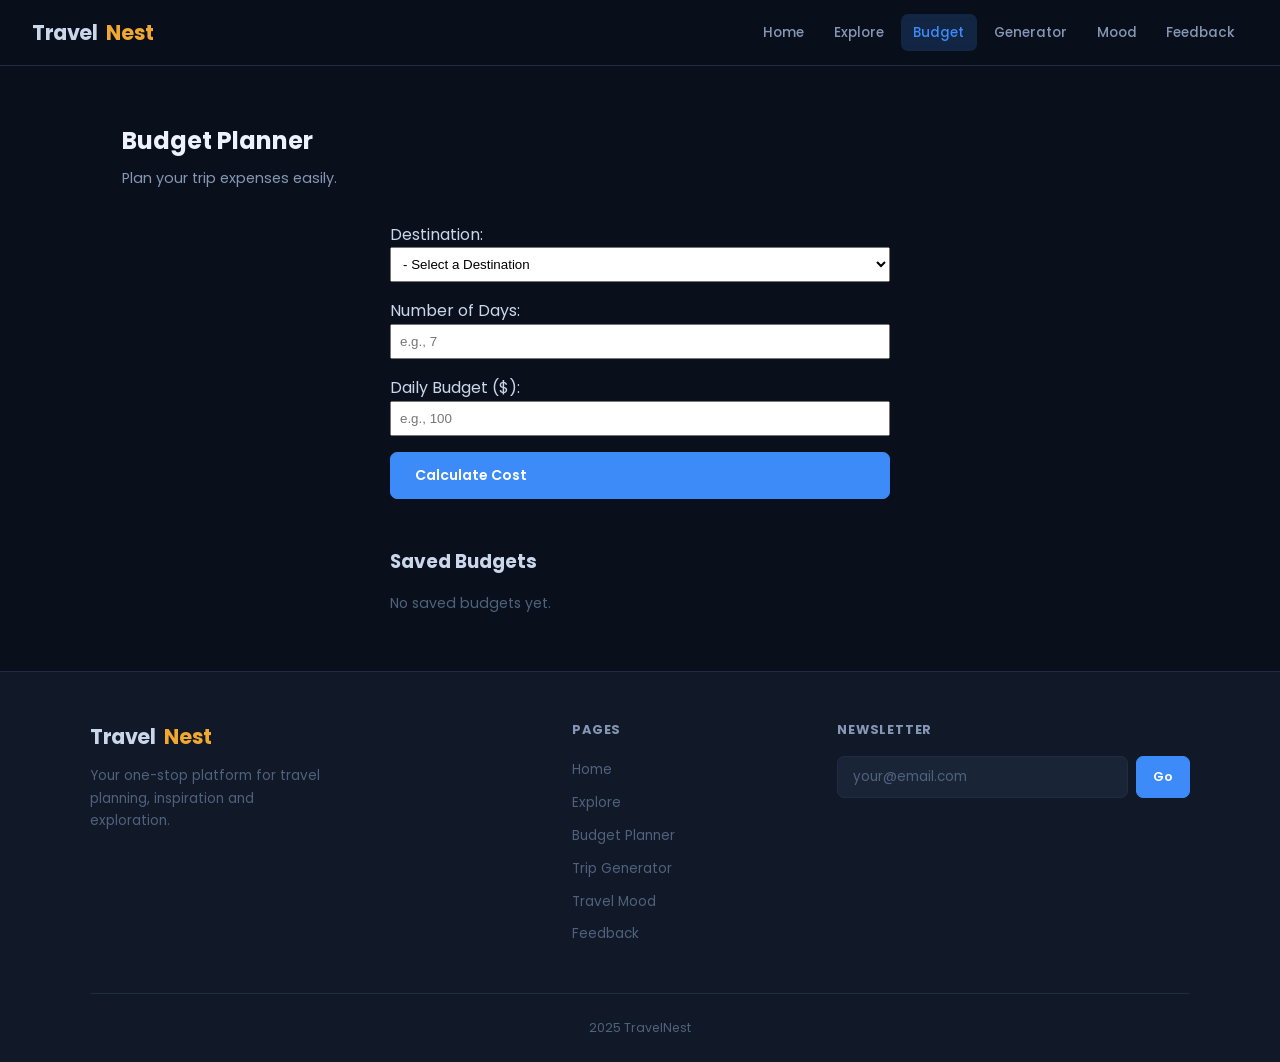
<file: budget.html>
<!DOCTYPE html>
<html lang="en">

<head>
    <meta charset="UTF-8" />
    <meta name="viewport" content="width=device-width, initial-scale=1.0" />
    <title>TravelNest – Budget Planner</title>
    <meta name="description"
        content="TravelNest helps you explore destinations, plan trips and track travel inspiration." />
    <meta name="theme-color" content="#09101C" />
    <link rel="icon"
        href="data:image/svg+xml,<svg xmlns='http://www.w3.org/2000/svg' viewBox='0 0 100 100'><rect width='100' height='100' rx='20' fill='%233D8BF8'/><path d='M20 55 L50 20 L80 55 L65 50 L65 75 L50 70 L35 75 L35 50 Z' fill='white'/></svg>" />
    <link rel="manifest" href="manifest.json" />
    <link href="https://fonts.googleapis.com/css2?family=Poppins:wght@300;400;500;600;700&display=swap"
        rel="stylesheet" />
    <link rel="stylesheet" href="css/style.css" />
    <style>
        .error-msg {
            color: #ff4d4f;
            font-size: 0.85rem;
            display: none;
            margin-top: 0.2rem;
        }

        .error-msg.show {
            display: block;
        }

        .invalid {
            border-color: #ff4d4f;
        }

        .result-box {
            display: none;
            padding: 1.5rem;
            background: var(--bg-alt);
            border-radius: 8px;
            margin-top: 1.5rem;
        }

        .result-box.show {
            display: block;
        }

        .progress-bar-container {
            background: #333;
            height: 10px;
            border-radius: 5px;
            margin: 1rem 0;
            overflow: hidden;
        }

        .progress-bar {
            background: var(--primary);
            height: 100%;
            width: 0%;
            transition: width 0.5s ease;
        }

    </style>
</head>

<body>

    <nav>
        <a class="logo" href="index.html">Travel<span class="logo-accent">Nest</span></a>
        <ul class="nav-links" id="navLinks">
            <li><a href="index.html">Home</a></li>
            <li><a href="destinations.html">Explore</a></li>
            <li><a href="budget.html" class="active">Budget</a></li>
            <li><a href="generator.html">Generator</a></li>
            <li><a href="mood.html">Mood</a></li>
            <li><a href="feedback.html">Feedback</a></li>
        </ul>
        <button class="hamburger" id="hamburger" aria-label="Open menu" aria-expanded="false">
            <span></span><span></span><span></span>
        </button>
    </nav>

    <main>
        <section class="section">
            <h2 class="section-title">Budget Planner</h2>
            <p class="section-subtitle">Plan your trip expenses easily.</p>

            <form id="budgetForm"
                style="max-width: 500px; margin: 0 auto; display: flex; flex-direction: column; gap: 1rem;">
                <div>
                    <label for="destSelect">Destination:</label><br>
                    <select id="destSelect" style="width: 100%; padding: 0.5rem;">
                        <option value=""> - Select a Destination</option>
                    </select>
                    <span id="destError" class="error-msg">Please select a destination.</span>
                </div>

                <div>
                    <label for="daysInput">Number of Days:</label><br>
                    <input type="number" id="daysInput" style="width: 100%; padding: 0.5rem;" placeholder="e.g., 7"
                        min="1" max="365" />
                    <span id="daysError" class="error-msg">Please enter a valid number of days (1-365).</span>
                </div>

                <div>
                    <label for="dailyInput">Daily Budget ($):</label><br>
                    <input type="number" id="dailyInput" style="width: 100%; padding: 0.5rem;" placeholder="e.g., 100"
                        min="1" />
                    <span id="dailyError" class="error-msg">Please enter a valid daily budget.</span>
                </div>

                <button type="submit" class="btn" style="width: 100%;">Calculate Cost</button>
            </form>

            <div id="resultBox" class="result-box" style="max-width: 500px; margin: 2rem auto;">
                <h3 style="margin-bottom: 0.5rem;">Total Estimated Cost</h3>
                <p id="totalCostEl" style="font-size: 2rem; font-weight: bold; color: var(--primary);"></p>
                <p id="costBreakdown" style="color: var(--text-muted); margin-bottom: 1rem;"></p>

                <div id="budgetBadge" style="margin-bottom: 1rem;"></div>

                <p id="progressLabel" style="font-size: 0.9rem;"></p>
                <div class="progress-bar-container">
                    <div id="progressBar" class="progress-bar"></div>
                </div>

                <button id="saveBtn" class="btn btn-outline" style="margin-top: 1rem;">Save Budget</button>
                <p id="saveMsg" style="color: #4caf50; font-size: 0.9rem; display: none; margin-top: 0.5rem;">Budget
                    saved successfully!</p>
            </div>

            <div style="max-width: 500px; margin: 3rem auto 0;">
                <div style="display: flex; justify-content: space-between; align-items: center; margin-bottom: 1rem;">
                    <h3>Saved Budgets</h3>
                    <button id="clearSavedBtn"
                        style="background: none; border: none; color: #ff4d4f; cursor: pointer; text-decoration: underline; display: none;">Clear
                        All</button>
                </div>
                <div id="savedBudgetsContainer"></div>
            </div>
        </section>
    </main>

    <footer>
        <div class="footer-inner">
            <div class="footer-brand">
                <a class="logo" href="index.html">Travel<span class="logo-accent">Nest</span></a>
                <p>Your one-stop platform for travel planning, inspiration and exploration.</p>
            </div>
            <div class="footer-col">
                <h4>Pages</h4>
                <ul>
                    <li><a href="index.html">Home</a></li>
                    <li><a href="destinations.html">Explore</a></li>
                    <li><a href="budget.html">Budget Planner</a></li>
                    <li><a href="generator.html">Trip Generator</a></li>
                    <li><a href="mood.html">Travel Mood</a></li>
                    <li><a href="feedback.html">Feedback</a></li>
                </ul>
            </div>
            <div class="footer-col">
                <h4>Newsletter</h4>
                <form class="newsletter-form" id="newsletterForm">
                    <input type="email" placeholder="your@email.com" required aria-label="Email address" />
                    <button type="submit" class="btn btn-sm">Go</button>
                </form>
            </div>
        </div>
        <div class="footer-bottom">
            <p>2025 TravelNest</p>
        </div>
    </footer>

    <script src="js/data.js"></script>
    <script src="js/main.js"></script>
    <script>
                // Budget Planner JS

                // Holds the most recently calculated budget so it can be saved
                let currentCalc = null;

                // This keeps the HTML clean and means adding a destination only
                const destSelect = document.getElementById('destSelect');
                destinations.forEach(d => {
                    const opt = document.createElement('option');
                    opt.value = d.id;
                    opt.textContent = d.name + ' (' + d.country + ')';
                    destSelect.appendChild(opt);
                });

                // ---- Check if generator.html passed a pre-selected destination ----
                const preSelected = sessionStorage.getItem('tn_selected_dest');
                if (preSelected) {
                    destSelect.value = preSelected;
                    sessionStorage.removeItem('tn_selected_dest');
                }

                // Form submission - validate and calculate 
                document.getElementById('budgetForm').addEventListener('submit', e => {
                    e.preventDefault();
                    let valid = true;

                    const destId = parseInt(destSelect.value);
                    const days = parseInt(document.getElementById('daysInput').value);
                    const daily = parseFloat(document.getElementById('dailyInput').value);

                    // Validate destination selection
                    if (!destId) {
                        document.getElementById('destError').classList.add('show');
                        destSelect.classList.add('invalid');
                        valid = false;
                    } else {
                        document.getElementById('destError').classList.remove('show');
                        destSelect.classList.remove('invalid');
                    }

                    // Validate days (must be 1–365)
                    if (!days || days < 1 || days > 365) {
                        document.getElementById('daysError').classList.add('show');
                        document.getElementById('daysInput').classList.add('invalid');
                        valid = false;
                    } else {
                        document.getElementById('daysError').classList.remove('show');
                        document.getElementById('daysInput').classList.remove('invalid');
                    }

                    // Validate daily budget
                    if (!daily || daily < 1) {
                        document.getElementById('dailyError').classList.add('show');
                        document.getElementById('dailyInput').classList.add('invalid');
                        valid = false;
                    } else {
                        document.getElementById('dailyError').classList.remove('show');
                        document.getElementById('dailyInput').classList.remove('invalid');
                    }

                    if (!valid) return;   // stop if any validation failed

                    // Calculation 
                    const dest = destinations.find(d => d.id === destId);
                    const total = daily * days;

                    // Determine budget status based on daily spend
                    let status, badgeClass;
                    if (daily < 60) {
                        status = 'Budget Backpacker'; badgeClass = 'badge-low';
                    } else if (daily < 150) {
                        status = 'Mid-range Traveller'; badgeClass = 'badge-moderate';
                    } else {
                        status = 'Luxury Traveller'; badgeClass = 'badge-luxury';
                    }

                    // Progress bar: how far through the luxury range is their daily budget?
                    const pct = Math.min((daily / dest.costs.luxury) * 100, 100);

                    // Update the result box 
                    document.getElementById('totalCostEl').textContent = formatCurrency(total);
                    document.getElementById('budgetBadge').innerHTML = `<span class="badge ${badgeClass}">${status}</span>`;
                    document.getElementById('progressLabel').textContent =
                        'Your daily budget: ' + formatCurrency(daily) + ' - ' + dest.name +
                        ' range: ' + formatCurrency(dest.costs.budget) + '–' + formatCurrency(dest.costs.luxury) + '/day';
                    document.getElementById('costBreakdown').textContent =
                        days + ' days × ' + formatCurrency(daily) + '/day = ' + formatCurrency(total) + ' total';

                    // Animate the progress bar (small delay lets CSS transition fire)
                    setTimeout(() => {
                        document.getElementById('progressBar').style.width = pct + '%';
                    }, 50);

                    document.getElementById('resultBox').classList.add('show');
                    document.getElementById('saveMsg').style.display = 'none';

                    // Store the result so the Save button can access it
                    currentCalc = {
                        destId, destName: dest.name, days, daily, total, status,
                        date: new Date().toLocaleDateString()
                    };
                });

                // ---- Save budget to localStorage ----
                document.getElementById('saveBtn').addEventListener('click', () => {
                    if (!currentCalc) return;

                    // Read existing saved budgets (or start with empty array)
                    const saved = JSON.parse(localStorage.getItem('tn_budgets') || '[]');

                    // Check for duplicate before saving
                    const isDupe = saved.some(s =>
                        s.destId === currentCalc.destId &&
                        s.days === currentCalc.days &&
                        s.daily === currentCalc.daily
                    );

                    if (!isDupe) {
                        saved.unshift(currentCalc);         // add to front of list
                        // slice(0, 10) limits to 10 saved budgets maximum
                        localStorage.setItem('tn_budgets', JSON.stringify(saved.slice(0, 10)));
                    }
                    document.getElementById('saveMsg').style.display = 'block';
                    renderSavedBudgets();
                });

                // ---- Render saved budgets list ----
                function renderSavedBudgets() {
                    const saved = JSON.parse(localStorage.getItem('tn_budgets') || '[]');
                    const container = document.getElementById('savedBudgetsContainer');
                    const clearBtn = document.getElementById('clearSavedBtn');

                    if (saved.length === 0) {
                        container.innerHTML = '<p style="color:var(--text-muted);font-size:0.88rem;">No saved budgets yet.</p>';
                        clearBtn.style.display = 'none';
                        return;
                    }

                    clearBtn.style.display = 'inline-flex';
                    container.innerHTML = saved.map(s => `
              <div class="saved-item" style="padding: 1rem; border: 1px solid var(--border); border-radius: 8px; margin-bottom: 0.5rem; display: flex; justify-content: space-between; align-items: center;">
                <div class="saved-item-info">
                  <strong style="display: block;">${s.destName}</strong>
                  <span style="font-size: 0.85rem; color: var(--text-muted);">${s.days} days · ${formatCurrency(s.daily)}/day · ${s.date}</span>
                </div>
                <span class="saved-item-cost" style="font-weight: bold; color: var(--primary);">${formatCurrency(s.total)}</span>
              </div>
            `).join('');
                }

                document.getElementById('clearSavedBtn').addEventListener('click', () => {
                    if (confirm('Clear all saved budgets?')) {
                        localStorage.removeItem('tn_budgets');
                        renderSavedBudgets();
                    }
                });

                // Render any existing saved budgets on page load
                renderSavedBudgets();

    </script>
</body>

</html>
</file>
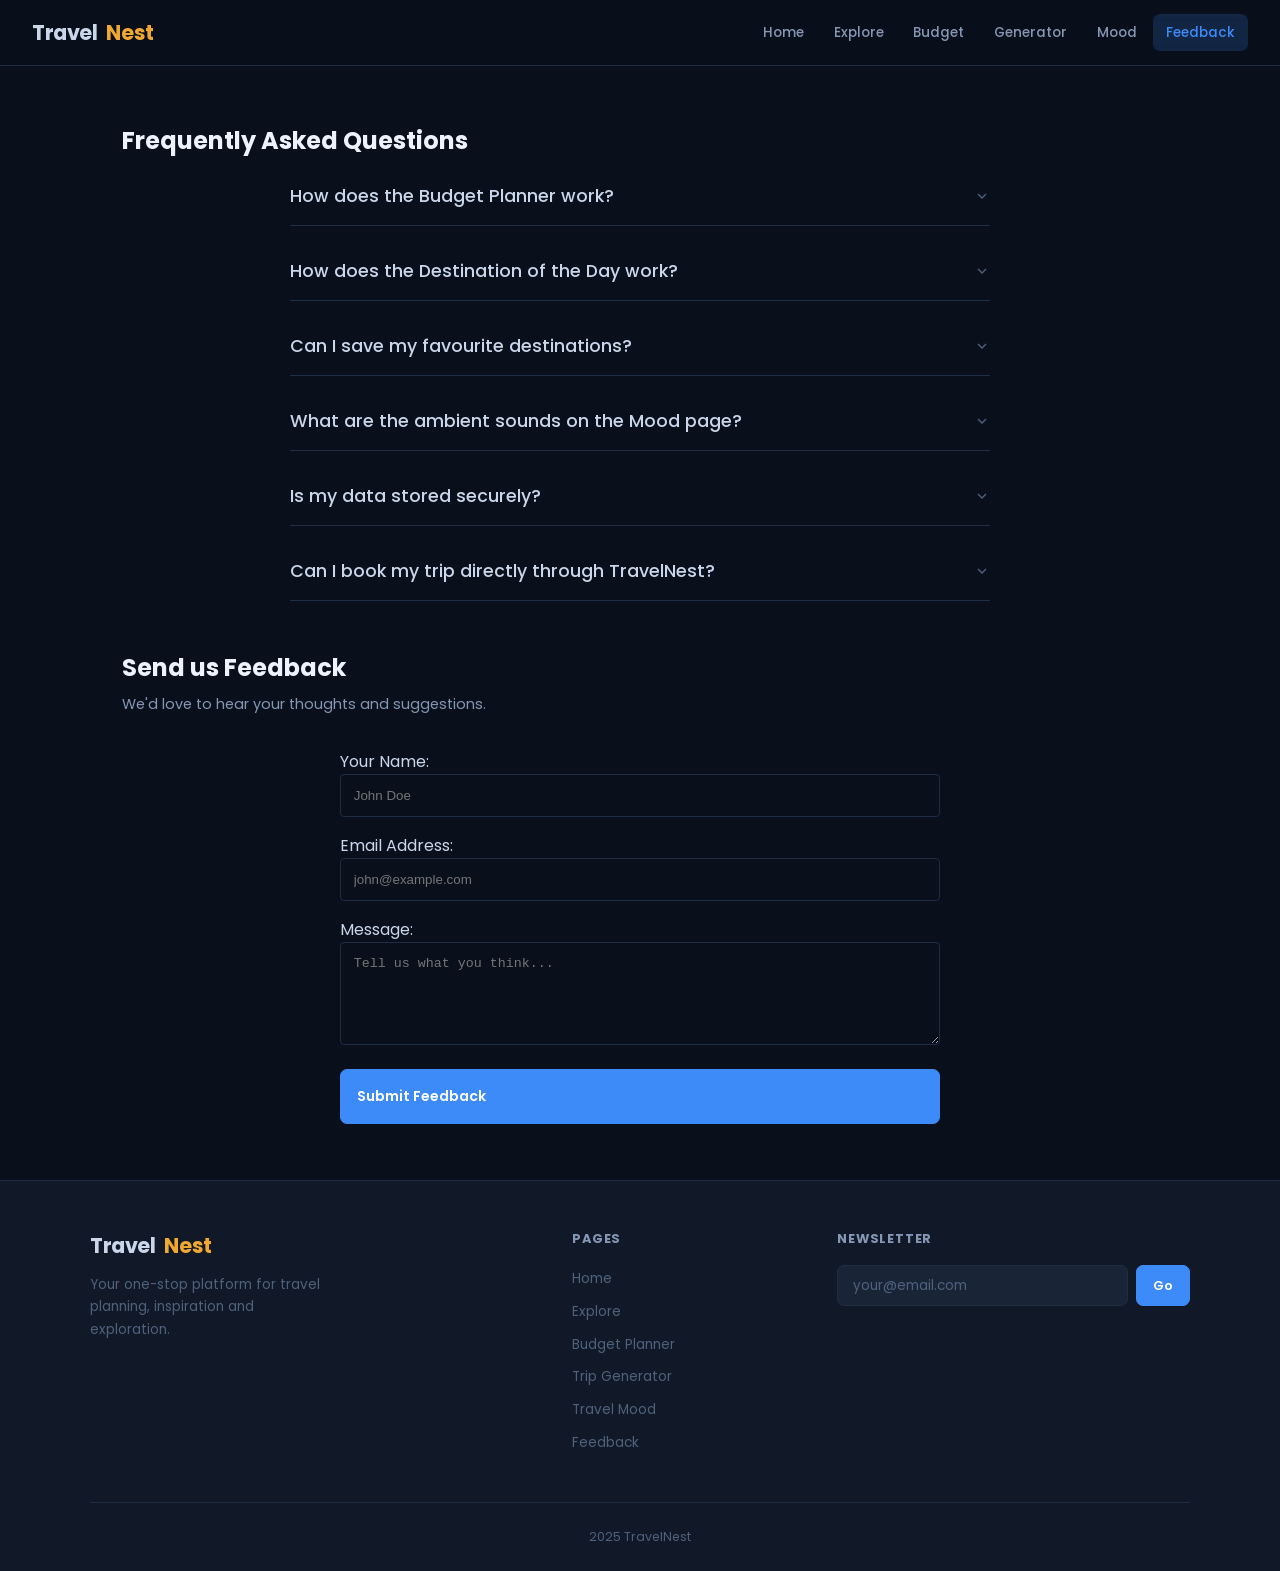
<file: feedback.html>
<!DOCTYPE html>
<html lang="en">

<head>
    <meta charset="UTF-8" />
    <meta name="viewport" content="width=device-width, initial-scale=1.0" />
    <title>TravelNest – Feedback & FAQ</title>
    <meta name="description"
        content="TravelNest helps you explore destinations, plan trips and track travel inspiration." />
    <meta name="theme-color" content="#09101C" />
    <link rel="icon"
        href="data:image/svg+xml,<svg xmlns='http://www.w3.org/2000/svg' viewBox='0 0 100 100'><rect width='100' height='100' rx='20' fill='%233D8BF8'/><path d='M20 55 L50 20 L80 55 L65 50 L65 75 L50 70 L35 75 L35 50 Z' fill='white'/></svg>" />
    <link rel="manifest" href="manifest.json" />
    <link href="https://fonts.googleapis.com/css2?family=Poppins:wght@300;400;500;600;700&display=swap"
        rel="stylesheet" />
    <link rel="stylesheet" href="css/style.css" />
    <style>
        .faq-item {
            border-bottom: 1px solid var(--border);
            margin-bottom: 1rem;
        }

        .faq-question {
            width: 100%;
            text-align: left;
            background: none;
            border: none;
            padding: 1rem 0;
            font-size: 1.1rem;
            font-family: inherit;
            color: var(--text);
            cursor: pointer;
            display: flex;
            justify-content: space-between;
            align-items: center;
        }

        .faq-arrow {
            transition: transform 0.3s ease;
        }

        .faq-item.open .faq-arrow {
            transform: rotate(180deg);
        }

        .faq-answer {
            max-height: 0;
            overflow: hidden;
            transition: max-height 0.3s ease;
        }

        .faq-item.open .faq-answer {
            max-height: 200px;
        }

        .faq-answer p {
            padding-bottom: 1rem;
            color: var(--text-muted);
            font-size: 0.95rem;
        }

        .error-msg {
            color: #ff4d4f;
            font-size: 0.85rem;
            display: none;
            margin-top: 0.2rem;
        }

        .error-msg.show {
            display: block;
        }

        .invalid {
            border-color: #ff4d4f !important;
        }
    </style>
</head>

<body>

    <nav>
        <a class="logo" href="index.html">Travel<span class="logo-accent">Nest</span></a>
        <ul class="nav-links" id="navLinks">
            <li><a href="index.html">Home</a></li>
            <li><a href="destinations.html">Explore</a></li>
            <li><a href="budget.html">Budget</a></li>
            <li><a href="generator.html">Generator</a></li>
            <li><a href="mood.html">Mood</a></li>
            <li><a href="feedback.html" class="active">Feedback</a></li>
        </ul>
        <button class="hamburger" id="hamburger" aria-label="Open menu" aria-expanded="false">
            <span></span><span></span><span></span>
        </button>
    </nav>

    <main>
        <section class="section">
            <h2 class="section-title">Frequently Asked Questions</h2>
            <div id="faqList" style="max-width: 700px; margin: 0 auto 3rem auto;">
                <!-- Populated by JS -->
            </div>

            <h2 class="section-title">Send us Feedback</h2>
            <p class="section-subtitle">We'd love to hear your thoughts and suggestions.</p>

            <form id="feedbackForm"
                style="max-width: 600px; margin: 0 auto; display: flex; flex-direction: column; gap: 1rem;">
                <div>
                    <label for="nameInput">Your Name:</label><br>
                    <input type="text" id="nameInput"
                        style="width: 100%; padding: 0.8rem; border: 1px solid var(--border); border-radius: 4px; background: var(--bg-alt); color: var(--text);"
                        placeholder="John Doe" />
                    <span id="nameError" class="error-msg">Please enter your name.</span>
                </div>

                <div>
                    <label for="emailInput">Email Address:</label><br>
                    <input type="email" id="emailInput"
                        style="width: 100%; padding: 0.8rem; border: 1px solid var(--border); border-radius: 4px; background: var(--bg-alt); color: var(--text);"
                        placeholder="john@example.com" />
                    <span id="emailError" class="error-msg">Please enter a valid email address.</span>
                </div>

                <div>
                    <label for="messageInput">Message:</label><br>
                    <textarea id="messageInput" rows="5"
                        style="width: 100%; padding: 0.8rem; border: 1px solid var(--border); border-radius: 4px; background: var(--bg-alt); color: var(--text); resize: vertical;"
                        placeholder="Tell us what you think..."></textarea>
                    <span id="messageError" class="error-msg">Message must be at least 10 characters long.</span>
                </div>

                <button type="submit" class="btn" style="padding: 1rem;">Submit Feedback</button>
                <div id="confirmMsg"
                    style="background: rgba(76, 175, 80, 0.1); border: 1px solid #4caf50; color: #4caf50; padding: 1rem; border-radius: 4px; text-align: center; display: none; margin-top: 1rem;">
                    Thank you! Your feedback has been received.
                </div>
            </form>
        </section>
    </main>

    <footer>
        <div class="footer-inner">
            <div class="footer-brand">
                <a class="logo" href="index.html">Travel<span class="logo-accent">Nest</span></a>
                <p>Your one-stop platform for travel planning, inspiration and exploration.</p>
            </div>
            <div class="footer-col">
                <h4>Pages</h4>
                <ul>
                    <li><a href="index.html">Home</a></li>
                    <li><a href="destinations.html">Explore</a></li>
                    <li><a href="budget.html">Budget Planner</a></li>
                    <li><a href="generator.html">Trip Generator</a></li>
                    <li><a href="mood.html">Travel Mood</a></li>
                    <li><a href="feedback.html">Feedback</a></li>
                </ul>
            </div>
            <div class="footer-col">
                <h4>Newsletter</h4>
                <form class="newsletter-form" id="newsletterForm">
                    <input type="email" placeholder="your@email.com" required aria-label="Email address" />
                    <button type="submit" class="btn btn-sm">Go</button>
                </form>
            </div>
        </div>
        <div class="footer-bottom">
            <p>2025 TravelNest</p>
        </div>
    </footer>

    <script src="js/data.js"></script>
    <script src="js/main.js"></script>
    <script>
        // Feedback Form JS

        // ---- FAQ accordion ----
        // Each FAQ item toggles open/closed when its button is clicked.
        // The .open class is toggled on the parent item - CSS handles
        // showing/hiding the answer using max-height transition.
        const faqs = [
            {
                q: "How does the Budget Planner work?",
                a: "Pick a destination, enter how many days and your daily budget. It calculates the total and shows a budget status."
            },
            {
                q: "How does the Destination of the Day work?",
                a: "The home page picks a destination based on the day of the year using date-based logic. The same destination appears every year on the same day."
            },
            {
                q: "Can I save my favourite destinations?",
                a: "Yes. On the Trip Generator page, click Add to Wishlist. Your wishlist is saved to localStorage."
            },
            {
                q: "What are the ambient sounds on the Mood page?",
                a: "The sounds are played from local MP3 files so you can easily customize them by adding your own audio files."
            },
            {
                q: "Is my data stored securely?",
                a: "All data is stored in your browser's localStorage. It never leaves your device."
            },
            {
                q: "Can I book my trip directly through TravelNest?",
                a: "No, TravelNest is strictly an inspiration and planning tool. Once you have used the Budget Planner, you will need to book your flights and hotels through an official travel agency."
            },
        ];

        // Build FAQ HTML and inject it
        document.getElementById('faqList').innerHTML = faqs.map((item, i) => `
            <div class="faq-item" id="faq-${i}">
              <button class="faq-question" onclick="toggleFaq(${i})">
                <span>${item.q}</span>
                <svg class="faq-arrow" xmlns="http://www.w3.org/2000/svg" width="16" height="16"
                     viewBox="0 0 24 24" fill="none" stroke="currentColor" stroke-width="2">
                  <path d="m6 9 6 6 6-6"/>
                </svg>
              </button>
              <div class="faq-answer" id="faq-ans-${i}" role="region">
                <p>${item.a}</p>
              </div>
            </div>
          `).join('');

        // Toggle one FAQ item open or closed
        function toggleFaq(i) {
            const item = document.getElementById('faq-' + i);
            const btn = item.querySelector('.faq-question');
            const open = item.classList.toggle('open');
            btn.setAttribute('aria-expanded', open);
        }

        // ---- Feedback form validation ----
        document.getElementById('feedbackForm').addEventListener('submit', e => {
            e.preventDefault();
            let valid = true;

            const name = document.getElementById('nameInput').value.trim();
            const email = document.getElementById('emailInput').value.trim();
            const message = document.getElementById('messageInput').value.trim();

            // Name - must not be empty
            if (!name) {
                document.getElementById('nameError').classList.add('show');
                document.getElementById('nameInput').classList.add('invalid');
                valid = false;
            } else {
                document.getElementById('nameError').classList.remove('show');
                document.getElementById('nameInput').classList.remove('invalid');
            }

            // Email - must match basic email pattern using a regular expression
            // /^[^\s@]+@[^\s@]+\.[^\s@]+$/ checks: something @ something . something
            const emailOk = /^[^\s@]+@[^\s@]+\.[^\s@]+$/.test(email);
            if (!emailOk) {
                document.getElementById('emailError').classList.add('show');
                document.getElementById('emailInput').classList.add('invalid');
                valid = false;
            } else {
                document.getElementById('emailError').classList.remove('show');
                document.getElementById('emailInput').classList.remove('invalid');
            }

            // Message - must be at least 10 characters
            if (!message || message.length < 10) {
                document.getElementById('messageError').classList.add('show');
                document.getElementById('messageInput').classList.add('invalid');
                valid = false;
            } else {
                document.getElementById('messageError').classList.remove('show');
                document.getElementById('messageInput').classList.remove('invalid');
            }

            if (!valid) return;

            // Save feedback to localStorage
            const existing = JSON.parse(localStorage.getItem('tn_feedback') || '[]');
            existing.push({ name, email, message, date: new Date().toLocaleString() });
            localStorage.setItem('tn_feedback', JSON.stringify(existing));

            // Show confirmation message and reset the form
            document.getElementById('confirmMsg').classList.add('show');
            document.getElementById('feedbackForm').reset();
        });

        // Hide confirmation when user starts typing again
        document.getElementById('feedbackForm').addEventListener('input', () => {
            document.getElementById('confirmMsg').classList.remove('show');
        });

    </script>
</body>

</html>
</file>
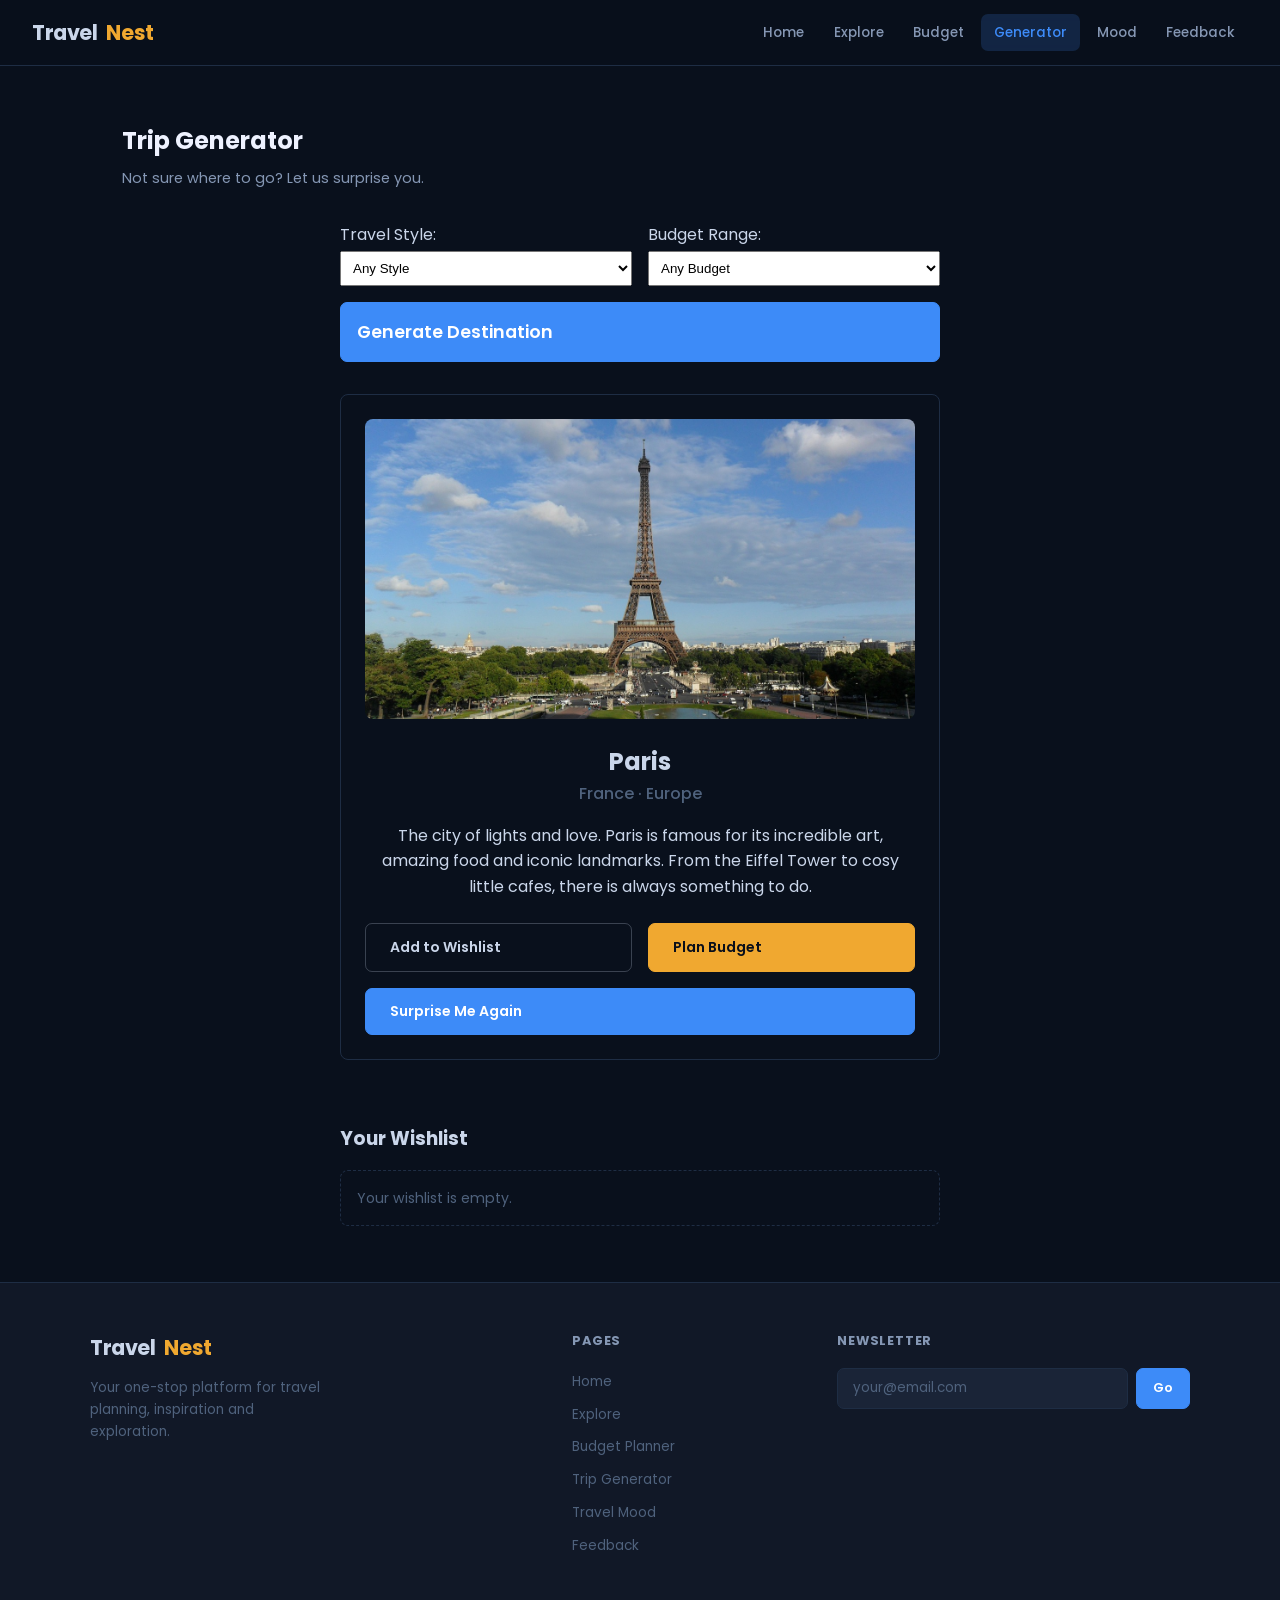
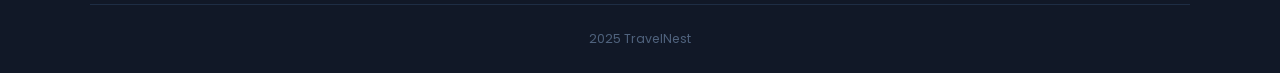
<file: generator.html>
<!DOCTYPE html>
<html lang="en">

<head>
    <meta charset="UTF-8" />
    <meta name="viewport" content="width=device-width, initial-scale=1.0" />
    <title>TravelNest – Trip Generator</title>
    <meta name="description"
        content="TravelNest helps you explore destinations, plan trips and track travel inspiration." />
    <meta name="theme-color" content="#09101C" />
    <link rel="icon"
        href="data:image/svg+xml,<svg xmlns='http://www.w3.org/2000/svg' viewBox='0 0 100 100'><rect width='100' height='100' rx='20' fill='%233D8BF8'/><path d='M20 55 L50 20 L80 55 L65 50 L65 75 L50 70 L35 75 L35 50 Z' fill='white'/></svg>" />
    <link rel="manifest" href="manifest.json" />
    <link href="https://fonts.googleapis.com/css2?family=Poppins:wght@300;400;500;600;700&display=swap"
        rel="stylesheet" />
    <link rel="stylesheet" href="css/style.css" />
    <style>
        .suggest-box {
            display: none;
            margin-top: 2rem;
            padding: 1.5rem;
            background: var(--bg-alt);
            border-radius: 8px;
            border: 1px solid var(--border);
        }

        .suggest-box.show {
            display: block;
            animation: fadeIn 0.5s ease;
        }

        @keyframes fadeIn {
            from {
                opacity: 0;
                transform: translateY(10px);
            }

            to {
                opacity: 1;
                transform: translateY(0);
            }
        }

        .wishlist-tag {
            display: inline-flex;
            align-items: center;
            gap: 0.5rem;
            background: var(--primary);
            color: white;
            padding: 0.2rem 0.6rem;
            border-radius: 16px;
            font-size: 0.85rem;
            margin: 0.2rem;
        }

        .wishlist-tag button {
            background: none;
            border: none;
            color: white;
            cursor: pointer;
            padding: 0;
            font-size: 0.9rem;
        }

    </style>
</head>

<body>

    <nav>
        <a class="logo" href="index.html">Travel<span class="logo-accent">Nest</span></a>
        <ul class="nav-links" id="navLinks">
            <li><a href="index.html">Home</a></li>
            <li><a href="destinations.html">Explore</a></li>
            <li><a href="budget.html">Budget</a></li>
            <li><a href="generator.html" class="active">Generator</a></li>
            <li><a href="mood.html">Mood</a></li>
            <li><a href="feedback.html">Feedback</a></li>
        </ul>
        <button class="hamburger" id="hamburger" aria-label="Open menu" aria-expanded="false">
            <span></span><span></span><span></span>
        </button>
    </nav>

    <main>
        <section class="section">
            <h2 class="section-title">Trip Generator</h2>
            <p class="section-subtitle">Not sure where to go? Let us surprise you.</p>

            <div style="max-width: 600px; margin: 0 auto; display: flex; flex-direction: column; gap: 1rem;">
                <div style="display: flex; gap: 1rem; flex-wrap: wrap;">
                    <div style="flex: 1; min-width: 200px;">
                        <label for="travelTypeSelect">Travel Style:</label><br>
                        <select id="travelTypeSelect" style="width: 100%; padding: 0.5rem; margin-top: 0.2rem;">
                            <option value="">Any Style</option>
                            <option value="cultural">City & Culture</option>
                            <option value="relaxation">Beach & Relaxation</option>
                            <option value="nature">Nature & Wildlife</option>
                            <option value="adventure">Adventure</option>
                        </select>
                    </div>
                    <div style="flex: 1; min-width: 200px;">
                        <label for="budgetRangeSelect">Budget Range:</label><br>
                        <select id="budgetRangeSelect" style="width: 100%; padding: 0.5rem; margin-top: 0.2rem;">
                            <option value="">Any Budget</option>
                            <option value="low">Budget</option>
                            <option value="medium">Mid-range</option>
                            <option value="high">Luxury</option>
                        </select>
                    </div>
                </div>

                <button id="generateBtn" class="btn" style="width: 100%; padding: 1rem; font-size: 1.1rem;">Generate
                    Destination</button>
                <p id="noResultMsg" style="color: #ff4d4f; text-align: center; display: none; margin-top: 1rem;">No
                    destinations match these exact filters. Try changing them!</p>
            </div>

            <div id="suggestBox" class="suggest-box" style="max-width: 600px; margin: 2rem auto;">
                <img id="suggestImg" src="" alt=""
                    style="width: 100%; height: 300px; object-fit: cover; border-radius: 8px;" />
                <h3 id="suggestName" style="margin-top: 1.5rem; font-size: 1.5rem;"></h3>
                <p id="suggestSub" style="color: var(--text-muted); font-weight: 500; margin-bottom: 1rem;"></p>
                <p id="suggestDesc" style="line-height: 1.6;"></p>

                <p id="wishlistMsg" style="color: #4caf50; font-size: 0.9rem; margin-top: 1rem; display: none;"></p>

                <div style="display: flex; gap: 1rem; flex-wrap: wrap; margin-top: 1.5rem;">
                    <button id="addWishlistBtn" class="btn btn-outline" style="flex: 1;">Add to Wishlist</button>
                    <a id="planBudgetBtn" href="budget.html" class="btn btn-accent"
                        style="flex: 1; text-align: center;">Plan Budget</a>
                    <button id="surpriseAgainBtn" class="btn" style="width: 100%;">Surprise Me Again</button>
                </div>
            </div>

            <div style="max-width: 600px; margin: 4rem auto 0;">
                <h3 style="margin-bottom: 1rem;">Your Wishlist</h3>
                <div id="wishlistGrid"
                    style="display: flex; flex-wrap: wrap; gap: 0.5rem; padding: 1rem; border: 1px dashed var(--border); border-radius: 8px;">
                </div>
            </div>
        </section>
    </main>

    <footer>
        <div class="footer-inner">
            <div class="footer-brand">
                <a class="logo" href="index.html">Travel<span class="logo-accent">Nest</span></a>
                <p>Your one-stop platform for travel planning, inspiration and exploration.</p>
            </div>
            <div class="footer-col">
                <h4>Pages</h4>
                <ul>
                    <li><a href="index.html">Home</a></li>
                    <li><a href="destinations.html">Explore</a></li>
                    <li><a href="budget.html">Budget Planner</a></li>
                    <li><a href="generator.html">Trip Generator</a></li>
                    <li><a href="mood.html">Travel Mood</a></li>
                    <li><a href="feedback.html">Feedback</a></li>
                </ul>
            </div>
            <div class="footer-col">
                <h4>Newsletter</h4>
                <form class="newsletter-form" id="newsletterForm">
                    <input type="email" placeholder="your@email.com" required aria-label="Email address" />
                    <button type="submit" class="btn btn-sm">Go</button>
                </form>
            </div>
        </div>
        <div class="footer-bottom">
            <p>2025 TravelNest</p>
        </div>
    </footer>

    <script src="js/data.js"></script>
    <script src="js/main.js"></script>
    <script>
                // Trip Generator JS

                let currentSuggestion = null;
                let lastFilteredList = [];

                // ---- Get destinations matching the current filters ----
                function getFiltered() {
                    const type = document.getElementById('travelTypeSelect').value;
                    const budget = document.getElementById('budgetRangeSelect').value;
                    return destinations.filter(d => {
                        // !type means no filter selected - match all
                        const matchType = !type || d.travelType.includes(type);
                        const matchBudget = !budget || d.budgetRange === budget;
                        return matchType && matchBudget;
                    });
                }

                // ---- Pick a random destination from a list ----
                // Avoids picking the same one twice in a row
                function pickRandom(list) {
                    if (list.length > 1 && currentSuggestion) {
                        const others = list.filter(d => d.id !== currentSuggestion.id);
                        return others[Math.floor(Math.random() * others.length)];
                    }
                    return list[Math.floor(Math.random() * list.length)];
                }

                // ---- Display a suggestion ----
                function showSuggestion(dest) {
                    if (!dest) return;
                    currentSuggestion = dest;

                    document.getElementById('suggestImg').src = dest.image;
                    document.getElementById('suggestImg').alt = dest.name;
                    document.getElementById('suggestName').textContent = dest.name;
                    document.getElementById('suggestSub').textContent =
                        dest.country + ' · ' + dest.continent;
                    document.getElementById('suggestDesc').textContent = dest.description;
                    document.getElementById('wishlistMsg').style.display = 'none';

                    // Restart the CSS animation by removing and re-adding the class
                    const box = document.getElementById('suggestBox');
                    box.classList.remove('show');
                    void box.offsetWidth;   // force browser to re-paint before adding class back
                    box.classList.add('show');
                }

                // ---- Generate a suggestion ----
                function generate() {
                    const filtered = getFiltered();
                    lastFilteredList = filtered;

                    if (filtered.length === 0) {
                        document.getElementById('noResultMsg').style.display = 'block';
                        document.getElementById('suggestBox').classList.remove('show');
                        return;
                    }

                    document.getElementById('noResultMsg').style.display = 'none';
                    showSuggestion(pickRandom(filtered));
                }

                // Button event listeners
                document.getElementById('generateBtn').addEventListener('click', generate);

                document.getElementById('surpriseAgainBtn').addEventListener('click', () => {
                    if (lastFilteredList.length > 0) showSuggestion(pickRandom(lastFilteredList));
                    else generate();
                });

                document.getElementById('addWishlistBtn').addEventListener('click', () => {
                    if (!currentSuggestion) return;
                    const added = addToWishlist(currentSuggestion.id);  // helper from main.js
                    const msg = document.getElementById('wishlistMsg');
                    msg.style.display = 'block';
                    msg.textContent = added
                        ? currentSuggestion.name + ' added to your wishlist.'
                        : currentSuggestion.name + ' is already in your wishlist.';
                    renderWishlist();
                });

                // Pass destination ID to budget page via sessionStorage
                document.getElementById('planBudgetBtn').addEventListener('click', () => {
                    if (currentSuggestion) {
                        sessionStorage.setItem('tn_selected_dest', currentSuggestion.id);
                    }
                });

                // ---- Render the wishlist ----
                function renderWishlist() {
                    const list = getWishlist();   // helper from main.js
                    const grid = document.getElementById('wishlistGrid');

                    if (list.length === 0) {
                        grid.innerHTML = '<p style="color:var(--text-muted);font-size:0.88rem;">Your wishlist is empty.</p>';
                        return;
                    }

                    grid.innerHTML = list.map(id => {
                        const d = destinations.find(x => x.id === id);
                        if (!d) return '';
                        return `
                <span class="wishlist-tag">
                  ${d.name}
                  <button onclick="removeFromWishlist(${d.id}); renderWishlist();"
                          aria-label="Remove ${d.name}">✕</button>
                </span>
              `;
                    }).join('');
                }

                // Load page with an initial suggestion and existing wishlist
                renderWishlist();
                generate();

    </script>
</body>

</html>
</file>
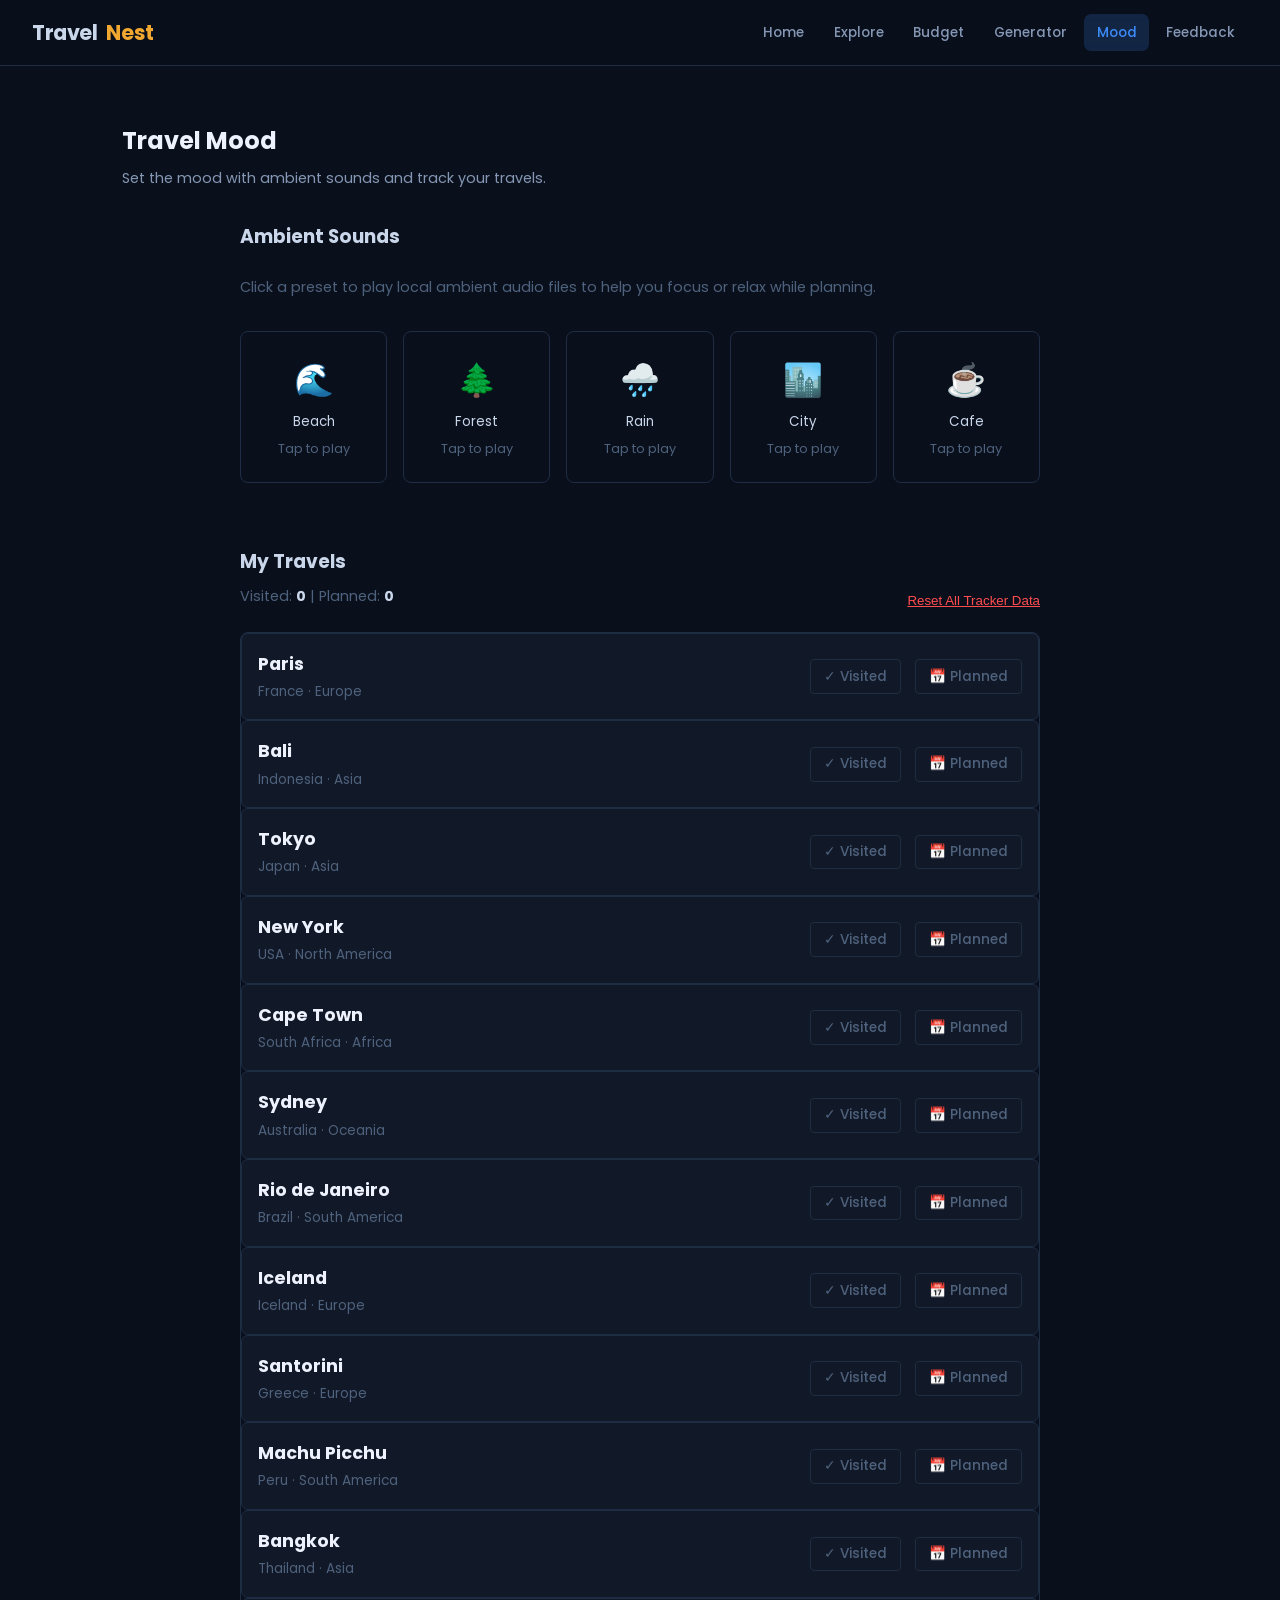
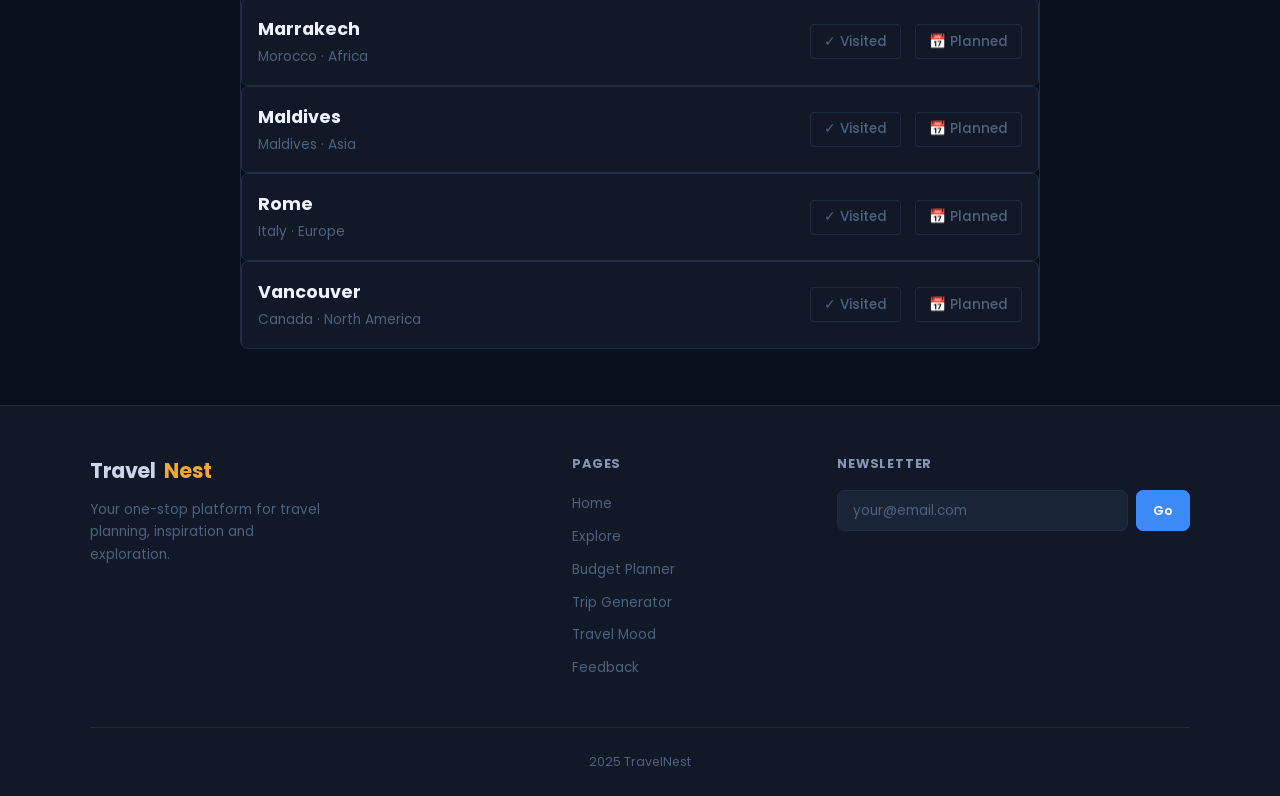
<file: mood.html>
<!DOCTYPE html>
<html lang="en">

<head>
    <meta charset="UTF-8" />
    <meta name="viewport" content="width=device-width, initial-scale=1.0" />
    <title>TravelNest – Travel Mood</title>
    <meta name="description"
        content="TravelNest helps you explore destinations, plan trips and track travel inspiration." />
    <meta name="theme-color" content="#09101C" />
    <link rel="icon"
        href="data:image/svg+xml,<svg xmlns='http://www.w3.org/2000/svg' viewBox='0 0 100 100'><rect width='100' height='100' rx='20' fill='%233D8BF8'/><path d='M20 55 L50 20 L80 55 L65 50 L65 75 L50 70 L35 75 L35 50 Z' fill='white'/></svg>" />
    <link rel="manifest" href="manifest.json" />
    <link href="https://fonts.googleapis.com/css2?family=Poppins:wght@300;400;500;600;700&display=swap"
        rel="stylesheet" />
    <link rel="stylesheet" href="css/style.css" />
    <style>
        .sound-btn {
            background: var(--bg-alt);
            border: 1px solid var(--border);
            padding: 1.5rem;
            border-radius: 8px;
            cursor: pointer;
            text-align: center;
            transition: all 0.3s;
            color: var(--text);
        }

        .sound-btn:hover {
            border-color: var(--primary);
        }

        .sound-btn.active {
            background: rgba(61, 139, 248, 0.1);
            border-color: var(--primary);
            color: var(--primary);
        }

        .sound-status {
            display: block;
            font-size: 0.8rem;
            color: var(--text-muted);
            margin-top: 0.5rem;
        }

        .trip-row {
            display: flex;
            justify-content: space-between;
            align-items: center;
            padding: 1rem;
            border-bottom: 1px solid var(--border);
        }

        .trip-row:last-child {
            border-bottom: none;
        }

        .trip-info strong {
            display: block;
            font-size: 1.1rem;
        }

        .trip-info span {
            font-size: 0.85rem;
            color: var(--text-muted);
        }

        .status-btn {
            background: none;
            border: 1px solid var(--border);
            padding: 0.4rem 0.8rem;
            border-radius: 4px;
            cursor: pointer;
            color: var(--text-muted);
            font-size: 0.85rem;
            margin-left: 0.5rem;
        }

        .status-btn:hover {
            border-color: var(--text);
            color: var(--text);
        }

        .status-btn.visited {
            background: #e8f5e9;
            border-color: #4caf50;
            color: #2e7d32;
        }

        .status-btn.planned {
            background: #e3f2fd;
            border-color: #2196f3;
            color: #1565c0;
        }

        @media (max-width: 600px) {
            .trip-row {
                flex-direction: column;
                align-items: flex-start;
                gap: 1rem;
            }

            .trip-status-btns {
                width: 100%;
                display: flex;
            }

            .status-btn {
                flex: 1;
                margin-left: 0;
                margin-right: 0.5rem;
                text-align: center;
            }

            .status-btn:last-child {
                margin-right: 0;
            }
        }
    </style>
</head>

<body>

    <nav>
        <a class="logo" href="index.html">Travel<span class="logo-accent">Nest</span></a>
        <ul class="nav-links" id="navLinks">
            <li><a href="index.html">Home</a></li>
            <li><a href="destinations.html">Explore</a></li>
            <li><a href="budget.html">Budget</a></li>
            <li><a href="generator.html">Generator</a></li>
            <li><a href="mood.html" class="active">Mood</a></li>
            <li><a href="feedback.html">Feedback</a></li>
        </ul>
        <button class="hamburger" id="hamburger" aria-label="Open menu" aria-expanded="false">
            <span></span><span></span><span></span>
        </button>
    </nav>

    <main>
        <section class="section">
            <h2 class="section-title">Travel Mood</h2>
            <p class="section-subtitle">Set the mood with ambient sounds and track your travels.</p>

            <div style="max-width: 800px; margin: 2rem auto;">
                <h3 style="margin-bottom: 1.5rem;">Ambient Sounds</h3>
                <p style="color: var(--text-muted); margin-bottom: 2rem; font-size: 0.9rem;">
                    Click a preset to play local ambient audio files to help you focus or relax while planning.
                </p>

                <div style="display: grid; grid-template-columns: repeat(auto-fit, minmax(140px, 1fr)); gap: 1rem;">
                    <button class="sound-btn" data-sound="Beach" onclick="toggleSound('Beach')">
                        <span style="font-size: 2rem; display: block; margin-bottom: 0.5rem;">🌊</span>
                        Beach
                        <span class="sound-status">Tap to play</span>
                    </button>
                    <button class="sound-btn" data-sound="Forest" onclick="toggleSound('Forest')">
                        <span style="font-size: 2rem; display: block; margin-bottom: 0.5rem;">🌲</span>
                        Forest
                        <span class="sound-status">Tap to play</span>
                    </button>
                    <button class="sound-btn" data-sound="Rain" onclick="toggleSound('Rain')">
                        <span style="font-size: 2rem; display: block; margin-bottom: 0.5rem;">🌧️</span>
                        Rain
                        <span class="sound-status">Tap to play</span>
                    </button>
                    <button class="sound-btn" data-sound="City" onclick="toggleSound('City')">
                        <span style="font-size: 2rem; display: block; margin-bottom: 0.5rem;">🏙️</span>
                        City
                        <span class="sound-status">Tap to play</span>
                    </button>
                    <button class="sound-btn" data-sound="Cafe" onclick="toggleSound('Cafe')">
                        <span style="font-size: 2rem; display: block; margin-bottom: 0.5rem;">☕</span>
                        Cafe
                        <span class="sound-status">Tap to play</span>
                    </button>
                </div>
            </div>

            <div style="max-width: 800px; margin: 4rem auto 0;">
                <div
                    style="display: flex; justify-content: space-between; align-items: flex-end; margin-bottom: 1.5rem; flex-wrap: wrap; gap: 1rem;">
                    <div>
                        <h3 style="margin-bottom: 0.5rem;">My Travels</h3>
                        <p style="font-size: 0.9rem; color: var(--text-muted);">
                            Visited: <strong id="visitedCount" style="color: var(--text);">0</strong> |
                            Planned: <strong id="plannedCount" style="color: var(--text);">0</strong>
                        </p>
                    </div>
                    <button onclick="clearStatuses()"
                        style="background: none; border: none; color: #ff4d4f; cursor: pointer; text-decoration: underline;">Reset
                        All Tracker Data</button>
                </div>

                <div id="tripGrid"
                    style="border: 1px solid var(--border); border-radius: 8px; background: var(--bg-alt);">
                    <!-- Populated by JS -->
                </div>
            </div>
        </section>
    </main>

    <footer>
        <div class="footer-inner">
            <div class="footer-brand">
                <a class="logo" href="index.html">Travel<span class="logo-accent">Nest</span></a>
                <p>Your one-stop platform for travel planning, inspiration and exploration.</p>
            </div>
            <div class="footer-col">
                <h4>Pages</h4>
                <ul>
                    <li><a href="index.html">Home</a></li>
                    <li><a href="destinations.html">Explore</a></li>
                    <li><a href="budget.html">Budget Planner</a></li>
                    <li><a href="generator.html">Trip Generator</a></li>
                    <li><a href="mood.html">Travel Mood</a></li>
                    <li><a href="feedback.html">Feedback</a></li>
                </ul>
            </div>
            <div class="footer-col">
                <h4>Newsletter</h4>
                <form class="newsletter-form" id="newsletterForm">
                    <input type="email" placeholder="your@email.com" required aria-label="Email address" />
                    <button type="submit" class="btn btn-sm">Go</button>
                </form>
            </div>
        </div>
        <div class="footer-bottom">
            <p>2025 TravelNest</p>
        </div>
    </footer>

    <script src="js/data.js"></script>
    <script src="js/main.js"></script>
    <script>
                // Travel Mood JS

                // ---- Local Audio Player ----
                let currentAudio = null;
                let activeSound = null;

                // Toggle a sound: if playing, stop it; if not, start it
                function toggleSound(name) {
                    const btn = document.querySelector(`[data-sound="${name}"]`);
                    const statusEl = btn.querySelector('.sound-status');

                    if (activeSound === name) {
                        // Stop playing
                        if (currentAudio) {
                            currentAudio.pause();
                            currentAudio.currentTime = 0;
                        }
                        activeSound = null;
                        btn.classList.remove('active');
                        statusEl.textContent = 'Tap to play';
                    } else {
                        // Stop previous
                        if (currentAudio) {
                            currentAudio.pause();
                            currentAudio.currentTime = 0;
                            if (activeSound) {
                                const prevBtn = document.querySelector(`[data-sound="${activeSound}"]`);
                                if (prevBtn) {
                                    prevBtn.classList.remove('active');
                                    prevBtn.querySelector('.sound-status').textContent = 'Tap to play';
                                }
                            }
                        }

                        // Start new audio
                        currentAudio = new Audio('audio/' + name + '.mp3');
                        currentAudio.loop = true;
                        currentAudio.play().catch(e => {
                            console.log("Audio file not found. Make sure you placed '" + name + ".mp3' inside an 'audio' folder.");
                        });

                        activeSound = name;
                        btn.classList.add('active');
                        statusEl.textContent = 'Playing…';
                    }
                }

                // ---- Trip tracker ----
                function renderTripGrid() {
                    const statuses = getTripStatuses();   // helper from main.js
                    const grid = document.getElementById('tripGrid');

                    grid.innerHTML = destinations.map(d => {
                        const status = statuses[d.id] || null;
                        return `
                <div class="trip-row">
                  <div class="trip-info">
                    <strong>${d.name}</strong>
                    <span>${d.country} · ${d.continent}</span>
                  </div>
                  <div class="trip-status-btns">
                    <button class="status-btn ${status === 'visited' ? 'visited' : ''}"
                            onclick="updateStatus(${d.id}, 'visited')">
                      ✓ Visited
                    </button>
                    <button class="status-btn ${status === 'planned' ? 'planned' : ''}"
                            onclick="updateStatus(${d.id}, 'planned')">
                      📅 Planned
                    </button>
                  </div>
                </div>
              `;
                    }).join('');

                    updateStats();
                }

                function updateStatus(destId, status) {
                    setTripStatus(destId, status);   // helper from main.js - also toggles off
                    renderTripGrid();
                }

                function updateStats() {
                    const vals = Object.values(getTripStatuses());
                    document.getElementById('visitedCount').textContent = vals.filter(v => v === 'visited').length;
                    document.getElementById('plannedCount').textContent = vals.filter(v => v === 'planned').length;
                }

                function clearStatuses() {
                    if (confirm('Reset all travel statuses?')) {
                        localStorage.removeItem('tn_trip_status');
                        renderTripGrid();
                    }
                }

                renderTripGrid();

    </script>
</body>

</html>
</file>
<file: css/style.css>
/* TravelNest – Dark Theme Stylesheet */
/* COMP40053 Assignment 3 */

@import url('https://fonts.googleapis.com/css2?family=Poppins:wght@300;400;500;600;700&display=swap');

/* ---- CSS Variables (dark palette) ---- */
:root {
    --bg: #09101C;
    --surface: #111827;
    --surface-2: #1A2437;
    --border: #1E2D44;
    --border-light: #2A3F5C;

    --primary: #3D8BF8;
    --primary-dark: #2468D6;
    --primary-glow: rgba(61, 139, 248, 0.18);

    --accent: #F0A830;
    --accent-dark: #C88418;

    --text: #CAD6EA;
    --text-soft: #8597B4;
    --text-muted: #4F627D;

    --success: #10B981;
    --error: #EF4444;

    --shadow: 0 4px 20px rgba(0, 0, 0, 0.5);
    --shadow-md: 0 8px 32px rgba(0, 0, 0, 0.6);
    --shadow-glow: 0 0 0 1px var(--primary), 0 8px 32px rgba(0, 0, 0, 0.5);

    --radius: 12px;
    --radius-sm: 7px;
    --radius-lg: 18px;
}

/* ---- Reset ---- */
*,
*::before,
*::after {
    margin: 0;
    padding: 0;
    box-sizing: border-box;
}

html {
    scroll-behavior: smooth;
}

body {
    font-family: 'Poppins', sans-serif;
    background: var(--bg);
    color: var(--text);
    line-height: 1.6;
    min-height: 100vh;
    display: flex;
    flex-direction: column;
}

main {
    flex: 1;
}

img {
    max-width: 100%;
    display: block;
}

a {
    color: inherit;
    text-decoration: none;
}

/* ---- Lucide icon sizing ---- */
[data-lucide],
svg.lucide {
    display: inline-block;
    vertical-align: -0.15em;
    flex-shrink: 0;
    stroke-width: 1.75;
}

.icon-xs {
    width: 13px;
    height: 13px;
}

.icon-sm {
    width: 16px;
    height: 16px;
}

.icon-md {
    width: 20px;
    height: 20px;
}

.icon-lg {
    width: 24px;
    height: 24px;
}

.icon-xl {
    width: 32px;
    height: 32px;
}

.icon-2xl {
    width: 42px;
    height: 42px;
}

/* ==========================================
   NAVIGATION
   ========================================== */

nav {
    background: rgba(9, 16, 28, 0.92);
    backdrop-filter: blur(12px);
    -webkit-backdrop-filter: blur(12px);
    padding: 0.9rem 2rem;
    display: flex;
    align-items: center;
    justify-content: space-between;
    border-bottom: 1px solid var(--border);
    position: sticky;
    top: 0;
    z-index: 200;
}

.logo {
    display: flex;
    align-items: center;
    gap: 0.55rem;
    font-size: 1.3rem;
    font-weight: 700;
    color: var(--text);
    letter-spacing: -0.4px;
}

.logo svg {
    color: var(--primary);
}

.logo .logo-accent {
    color: var(--accent);
}

.nav-links {
    display: flex;
    gap: 0.25rem;
    list-style: none;
}

.nav-links a {
    display: flex;
    align-items: center;
    gap: 0.35rem;
    padding: 0.45rem 0.8rem;
    border-radius: var(--radius-sm);
    font-size: 0.85rem;
    font-weight: 500;
    color: var(--text-soft);
    transition: background 0.2s, color 0.2s;
}

.nav-links a:hover {
    background: var(--surface-2);
    color: var(--text);
}

.nav-links a.active {
    background: var(--primary-glow);
    color: var(--primary);
}

.nav-links a svg {
    color: inherit;
    opacity: 0.9;
}

.hamburger {
    display: none;
    flex-direction: column;
    gap: 5px;
    background: none;
    border: none;
    cursor: pointer;
    padding: 6px;
    color: var(--text);
}

.hamburger span {
    display: block;
    width: 22px;
    height: 2px;
    background: currentColor;
    border-radius: 2px;
    transition: all 0.3s ease;
}

.hamburger.open span:nth-child(1) {
    transform: rotate(45deg) translate(5px, 5px);
}

.hamburger.open span:nth-child(2) {
    opacity: 0;
    transform: scaleX(0);
}

.hamburger.open span:nth-child(3) {
    transform: rotate(-45deg) translate(5px, -5px);
}

/* ==========================================
   HERO (Home Page) – Two-column CSS Grid
   Text left, rotating image right
   ========================================== */

.hero {
    max-width: 1100px;
    margin: 0 auto;
    padding: 5rem 2rem 4rem;
    display: grid;
    grid-template-columns: 1fr 1fr;
    gap: 3.5rem;
    align-items: center;
}

.hero-text {}

/* left column - no extra styles needed */

.hero-eyebrow {
    display: inline-flex;
    align-items: center;
    gap: 0.5rem;
    font-size: 0.75rem;
    font-weight: 600;
    letter-spacing: 1.2px;
    text-transform: uppercase;
    color: var(--accent);
    margin-bottom: 1.25rem;
}

.hero-eyebrow svg {
    color: var(--accent);
}

.hero h1 {
    font-size: clamp(2rem, 4vw, 3.2rem);
    line-height: 1.18;
    font-weight: 700;
    margin-bottom: 1.25rem;
    color: #F0F5FF;
}

.hero h1 .highlight {
    color: var(--primary);
}

.hero-quote {
    font-size: 0.95rem;
    color: var(--text-soft);
    font-style: italic;
    margin-bottom: 2rem;
    min-height: 3rem;
    line-height: 1.75;
    border-left: 2px solid var(--primary);
    padding-left: 1rem;
}

.hero-btns {
    display: flex;
    gap: 0.75rem;
    flex-wrap: wrap;
}

/* Right column - the rotating image */
.hero-img-wrap {
    border-radius: var(--radius-lg);
    overflow: hidden;
    aspect-ratio: 4 / 3;
    box-shadow: 0 24px 64px rgba(0, 0, 0, 0.55), 0 0 0 1px var(--border);
    position: relative;
}

.hero-img-wrap img {
    width: 100%;
    height: 100%;
    object-fit: cover;
    display: block;
    transition: opacity 0.45s ease;
}

/* ==========================================
   BUTTONS
   ========================================== */

.btn {
    display: inline-flex;
    align-items: center;
    gap: 0.5rem;
    padding: 0.75rem 1.5rem;
    background: var(--primary);
    color: #fff;
    border: 1.5px solid var(--primary);
    border-radius: var(--radius-sm);
    cursor: pointer;
    font-family: inherit;
    font-size: 0.88rem;
    font-weight: 600;
    transition: all 0.2s ease;
    white-space: nowrap;
}

.btn:hover {
    background: var(--primary-dark);
    border-color: var(--primary-dark);
    transform: translateY(-1px);
    box-shadow: 0 4px 16px rgba(61, 139, 248, 0.35);
}

.btn:active {
    transform: translateY(0);
}

.btn-accent {
    background: var(--accent);
    border-color: var(--accent);
    color: #0A0F1A;
}

.btn-accent:hover {
    background: var(--accent-dark);
    border-color: var(--accent-dark);
    box-shadow: 0 4px 16px rgba(240, 168, 48, 0.35);
}

.btn-outline {
    background: transparent;
    border-color: rgba(202, 214, 234, 0.25);
    color: var(--text);
}

.btn-outline:hover {
    background: var(--surface-2);
    border-color: var(--primary);
    color: var(--primary);
    box-shadow: none;
}

.btn-ghost {
    background: transparent;
    border-color: transparent;
    color: var(--text-soft);
    padding: 0.5rem 0.75rem;
}

.btn-ghost:hover {
    background: var(--surface-2);
    color: var(--text);
    box-shadow: none;
    border-color: transparent;
}

.btn-sm {
    padding: 0.5rem 1rem;
    font-size: 0.8rem;
}

/* ==========================================
   PAGE HEADER (inner pages)
   ========================================== */

.page-header {
    background: var(--surface);
    border-bottom: 1px solid var(--border);
    padding: 3.5rem 2rem 3rem;
    text-align: center;
    position: relative;
    overflow: hidden;
}

.page-header::before {
    content: '';
    position: absolute;
    top: -40px;
    left: 50%;
    transform: translateX(-50%);
    width: 500px;
    height: 300px;
    background: radial-gradient(ellipse, rgba(61, 139, 248, 0.08) 0%, transparent 70%);
    pointer-events: none;
}

.page-header-icon {
    display: inline-flex;
    align-items: center;
    justify-content: center;
    width: 52px;
    height: 52px;
    background: var(--primary-glow);
    border: 1px solid rgba(61, 139, 248, 0.3);
    border-radius: var(--radius);
    margin-bottom: 1rem;
    color: var(--primary);
}

.page-header h1 {
    font-size: 2rem;
    font-weight: 700;
    color: #EEF2FF;
    margin-bottom: 0.5rem;
}

.page-header p {
    color: var(--text-soft);
    font-size: 0.95rem;
}

/* ==========================================
   SECTIONS
   ========================================== */

.section {
    max-width: 1100px;
    margin: 0 auto;
    padding: 3.5rem 2rem;
}

.section-title {
    font-size: 1.5rem;
    font-weight: 700;
    color: #EEF2FF;
    margin-bottom: 0.4rem;
}

.section-subtitle {
    color: var(--text-soft);
    font-size: 0.9rem;
    margin-bottom: 2rem;
}

/* ==========================================
   DESTINATION OF THE DAY
   ========================================== */

.dotd {
    position: relative;
    border-radius: var(--radius-lg);
    overflow: hidden;
    min-height: 360px;
    display: flex;
    align-items: flex-end;
    box-shadow: var(--shadow-md);
    border: 1px solid var(--border);
}

.dotd-bg {
    position: absolute;
    inset: 0;
    background-size: cover;
    background-position: center;
}

.dotd-overlay {
    position: absolute;
    inset: 0;
    background: linear-gradient(to top,
            rgba(9, 16, 28, 0.97) 0%,
            rgba(9, 16, 28, 0.70) 50%,
            rgba(9, 16, 28, 0.20) 100%);
}

.dotd-content {
    position: relative;
    z-index: 1;
    padding: 2.5rem;
    width: 100%;
    max-width: 600px;
}

.dotd-tag {
    display: inline-flex;
    align-items: center;
    gap: 0.4rem;
    background: var(--primary-glow);
    border: 1px solid rgba(61, 139, 248, 0.3);
    color: var(--primary);
    padding: 0.3rem 0.9rem;
    border-radius: 20px;
    font-size: 0.75rem;
    font-weight: 600;
    letter-spacing: 0.5px;
    margin-bottom: 1rem;
    text-transform: uppercase;
}

.dotd-content h3 {
    font-size: 2.2rem;
    font-weight: 700;
    color: #EEF2FF;
    margin-bottom: 0.3rem;
}

.dotd-country {
    color: var(--text-soft);
    font-size: 0.9rem;
    margin-bottom: 0.75rem;
}

.dotd-content p {
    color: var(--text);
    font-size: 0.9rem;
    line-height: 1.7;
    max-width: 500px;
}

/* ==========================================
   FEATURE CARDS (home)
   ========================================== */

.feature-grid {
    display: grid;
    grid-template-columns: repeat(auto-fill, minmax(240px, 1fr));
    gap: 1.25rem;
}

.feature-card {
    background: var(--surface);
    border: 1px solid var(--border);
    border-radius: var(--radius);
    padding: 1.75rem;
    transition: border-color 0.2s, box-shadow 0.2s, transform 0.2s;
    cursor: pointer;
}

.feature-card:hover {
    border-color: var(--primary);
    box-shadow: var(--shadow-glow);
    transform: translateY(-3px);
}

.feature-icon {
    width: 44px;
    height: 44px;
    background: var(--primary-glow);
    border: 1px solid rgba(61, 139, 248, 0.25);
    border-radius: var(--radius-sm);
    display: flex;
    align-items: center;
    justify-content: center;
    color: var(--primary);
    margin-bottom: 1.1rem;
}

.feature-card h3 {
    font-size: 1rem;
    font-weight: 600;
    color: #EEF2FF;
    margin-bottom: 0.4rem;
}

.feature-card p {
    font-size: 0.85rem;
    color: var(--text-soft);
    line-height: 1.6;
}

/* ==========================================
   DESTINATION CARDS (explorer)
   ========================================== */

.card-grid {
    display: grid;
    grid-template-columns: repeat(auto-fill, minmax(260px, 1fr));
    gap: 1.25rem;
}

.card {
    background: var(--surface);
    border: 1px solid var(--border);
    border-radius: var(--radius);
    overflow: hidden;
    transition: border-color 0.2s, box-shadow 0.2s, transform 0.2s;
    cursor: pointer;
}

.card:hover {
    border-color: var(--primary);
    box-shadow: var(--shadow-glow);
    transform: translateY(-4px);
}

.card-img {
    width: 100%;
    height: 175px;
    object-fit: cover;
    display: block;
    background: var(--surface-2);
}

.card-body {
    padding: 1.1rem;
}

.card-title {
    font-size: 1rem;
    font-weight: 600;
    color: #EEF2FF;
    margin-bottom: 0.2rem;
}

.card-sub {
    font-size: 0.8rem;
    color: var(--text-soft);
    margin-bottom: 0.4rem;
}

.card-desc {
    font-size: 0.8rem;
    color: var(--text-muted);
    line-height: 1.5;
}

/* ==========================================
   FILTER BAR
   ========================================== */

.filter-bar {
    display: flex;
    gap: 0.75rem;
    margin-bottom: 1.25rem;
    flex-wrap: wrap;
}

.filter-bar input,
.filter-bar select {
    padding: 0.65rem 1rem;
    background: var(--surface);
    border: 1px solid var(--border);
    border-radius: var(--radius-sm);
    font-family: inherit;
    font-size: 0.88rem;
    color: var(--text);
    flex: 1;
    min-width: 180px;
    transition: border-color 0.2s, box-shadow 0.2s;
}

.filter-bar input:focus,
.filter-bar select:focus {
    outline: none;
    border-color: var(--primary);
    box-shadow: 0 0 0 3px var(--primary-glow);
}

.filter-bar select option {
    background: var(--surface);
}

/* ==========================================
   MODAL
   ========================================== */

.modal-overlay {
    display: none;
    position: fixed;
    inset: 0;
    background: rgba(0, 0, 0, 0.75);
    z-index: 1000;
    align-items: center;
    justify-content: center;
    padding: 1.5rem;
}

.modal-overlay.open {
    display: flex;
}

.modal {
    background: var(--surface);
    border: 1px solid var(--border-light);
    border-radius: var(--radius-lg);
    max-width: 580px;
    width: 100%;
    max-height: 88vh;
    overflow-y: auto;
    padding: 0;
    position: relative;
    animation: slideUp 0.25s ease;
}

.modal-img {
    width: 100%;
    height: 220px;
    object-fit: cover;
    border-radius: var(--radius-lg) var(--radius-lg) 0 0;
    display: block;
}

.modal-body {
    padding: 1.75rem;
}

.modal-close {
    position: absolute;
    top: 1rem;
    right: 1rem;
    background: rgba(9, 16, 28, 0.7);
    backdrop-filter: blur(4px);
    border: 1px solid rgba(255, 255, 255, 0.1);
    color: var(--text);
    width: 34px;
    height: 34px;
    border-radius: 50%;
    display: flex;
    align-items: center;
    justify-content: center;
    cursor: pointer;
    transition: background 0.2s;
}

.modal-close:hover {
    background: rgba(255, 255, 255, 0.15);
}

.modal h2 {
    font-size: 1.6rem;
    font-weight: 700;
    color: #EEF2FF;
    margin-bottom: 0.2rem;
}

.modal-sub {
    color: var(--text-muted);
    font-size: 0.85rem;
    margin-bottom: 1rem;
    display: flex;
    align-items: center;
    gap: 0.4rem;
}

.modal-desc {
    font-size: 0.9rem;
    color: var(--text);
    line-height: 1.75;
    margin-bottom: 1.25rem;
}

.modal h4 {
    font-size: 0.82rem;
    font-weight: 600;
    text-transform: uppercase;
    letter-spacing: 0.8px;
    color: var(--text-soft);
    margin: 1.25rem 0 0.7rem;
}

.modal ul {
    list-style: none;
    display: grid;
    grid-template-columns: 1fr 1fr;
    gap: 0.4rem;
}

.modal ul li {
    font-size: 0.86rem;
    color: var(--text);
    display: flex;
    align-items: center;
    gap: 0.4rem;
}

.modal ul li svg {
    color: var(--primary);
    flex-shrink: 0;
}

.cost-table {
    width: 100%;
    border-collapse: collapse;
    font-size: 0.85rem;
    border-radius: var(--radius-sm);
    overflow: hidden;
    border: 1px solid var(--border);
}

.cost-table th {
    background: var(--surface-2);
    padding: 0.65rem 1rem;
    text-align: left;
    font-weight: 600;
    font-size: 0.78rem;
    text-transform: uppercase;
    letter-spacing: 0.5px;
    color: var(--text-soft);
}

.cost-table td {
    padding: 0.65rem 1rem;
    border-top: 1px solid var(--border);
    color: var(--text);
}

/* ==========================================
   FORMS
   ========================================== */

.form-group {
    margin-bottom: 1.2rem;
}

.form-group label {
    display: flex;
    align-items: center;
    gap: 0.4rem;
    font-size: 0.85rem;
    font-weight: 500;
    color: var(--text-soft);
    margin-bottom: 0.45rem;
}

.form-group label svg {
    color: var(--primary);
}

.form-group input,
.form-group select,
.form-group textarea {
    width: 100%;
    padding: 0.7rem 1rem;
    background: var(--surface-2);
    border: 1px solid var(--border);
    border-radius: var(--radius-sm);
    font-family: inherit;
    font-size: 0.9rem;
    color: var(--text);
    transition: border-color 0.2s, box-shadow 0.2s;
}

.form-group input:focus,
.form-group select:focus,
.form-group textarea:focus {
    outline: none;
    border-color: var(--primary);
    box-shadow: 0 0 0 3px var(--primary-glow);
}

.form-group input.invalid,
.form-group select.invalid,
.form-group textarea.invalid {
    border-color: var(--error);
}

.form-group select option {
    background: var(--surface);
}

.form-group textarea {
    resize: vertical;
    min-height: 120px;
}

.error-msg {
    font-size: 0.78rem;
    color: var(--error);
    margin-top: 0.3rem;
    display: none;
    align-items: center;
    gap: 0.3rem;
}

.error-msg.show {
    display: flex;
}

/* ==========================================
   BUDGET PLANNER
   ========================================== */

.two-col {
    display: grid;
    grid-template-columns: 1fr 1fr;
    gap: 3rem;
}

.result-box {
    background: var(--surface-2);
    border: 1px solid var(--border);
    border-radius: var(--radius);
    padding: 1.75rem;
    margin-top: 1.5rem;
    display: none;
}

.result-box.show {
    display: block;
    animation: slideUp 0.3s ease;
}

.result-label {
    font-size: 0.78rem;
    font-weight: 600;
    text-transform: uppercase;
    letter-spacing: 0.8px;
    color: var(--text-muted);
    margin-bottom: 0.5rem;
}

.result-big {
    font-size: 2.6rem;
    font-weight: 700;
    color: var(--primary);
    line-height: 1;
    letter-spacing: -1px;
}

.badge {
    display: inline-flex;
    align-items: center;
    gap: 0.35rem;
    padding: 0.3rem 0.9rem;
    border-radius: 20px;
    font-size: 0.78rem;
    font-weight: 600;
    margin-top: 0.75rem;
}

.badge-low {
    background: rgba(16, 185, 129, 0.12);
    color: #34D399;
    border: 1px solid rgba(52, 211, 153, 0.25);
}

.badge-moderate {
    background: rgba(245, 158, 11, 0.12);
    color: #FCD34D;
    border: 1px solid rgba(252, 211, 77, 0.25);
}

.badge-luxury {
    background: rgba(167, 139, 250, 0.12);
    color: #A78BFA;
    border: 1px solid rgba(167, 139, 250, 0.25);
}

.progress-bar-wrap {
    background: var(--border);
    border-radius: 20px;
    height: 8px;
    overflow: hidden;
    margin: 1.1rem 0 0.5rem;
}

.progress-bar-fill {
    height: 100%;
    background: linear-gradient(90deg, var(--primary) 0%, #6AAAF5 100%);
    border-radius: 20px;
    width: 0;
    transition: width 1s ease;
}

.progress-label {
    font-size: 0.78rem;
    color: var(--text-muted);
}

.saved-list {
    margin-top: 0.5rem;
}

.saved-item {
    background: var(--surface);
    border: 1px solid var(--border);
    border-radius: var(--radius-sm);
    padding: 0.85rem 1.1rem;
    margin-bottom: 0.6rem;
    display: flex;
    justify-content: space-between;
    align-items: center;
    gap: 1rem;
    transition: border-color 0.2s;
}

.saved-item:hover {
    border-color: var(--border-light);
}

.saved-item-info strong {
    display: block;
    font-size: 0.9rem;
    color: #EEF2FF;
}

.saved-item-info span {
    font-size: 0.76rem;
    color: var(--text-muted);
}

.saved-item-cost {
    font-weight: 700;
    color: var(--primary);
    font-size: 0.95rem;
}

/* ==========================================
   TRIP GENERATOR
   ========================================== */

.gen-form {
    background: var(--surface);
    border: 1px solid var(--border);
    border-radius: var(--radius);
    padding: 1.75rem;
    margin-bottom: 1.5rem;
    display: grid;
    grid-template-columns: 1fr 1fr auto;
    gap: 1rem;
    align-items: end;
}

.suggest-box {
    text-align: center;
    padding: 3rem 2rem;
    background: var(--surface);
    border-radius: var(--radius-lg);
    border: 1px solid var(--border);
    display: none;
}

.suggest-box.show {
    display: block;
    animation: pop 0.35s ease;
}

.suggest-img {
    width: 100%;
    max-width: 440px;
    height: 240px;
    object-fit: cover;
    border-radius: var(--radius);
    margin: 0 auto 1.75rem;
    border: 1px solid var(--border);
}

.suggest-name {
    font-size: 2rem;
    font-weight: 700;
    color: #EEF2FF;
    margin-bottom: 0.3rem;
}

.suggest-sub {
    color: var(--text-soft);
    font-size: 0.9rem;
    margin-bottom: 0.75rem;
}

.suggest-desc {
    color: var(--text-soft);
    font-size: 0.88rem;
    max-width: 500px;
    margin: 0 auto 2rem;
    line-height: 1.7;
}

.suggest-btns {
    display: flex;
    gap: 0.75rem;
    justify-content: center;
    flex-wrap: wrap;
}

.wishlist-grid {
    display: flex;
    flex-wrap: wrap;
    gap: 0.6rem;
    margin-top: 0.75rem;
}

.wishlist-tag {
    background: var(--surface);
    border: 1px solid var(--border);
    padding: 0.4rem 0.9rem;
    border-radius: 20px;
    font-size: 0.82rem;
    display: flex;
    align-items: center;
    gap: 0.5rem;
    font-weight: 500;
    color: var(--text);
    transition: border-color 0.2s;
}

.wishlist-tag:hover {
    border-color: var(--border-light);
}

.wishlist-tag button {
    background: none;
    border: none;
    cursor: pointer;
    color: var(--text-muted);
    display: flex;
    align-items: center;
    transition: color 0.2s;
    padding: 0;
}

.wishlist-tag button:hover {
    color: var(--error);
}

/* ==========================================
   MOOD PAGE
   ========================================== */

.sound-grid {
    display: grid;
    grid-template-columns: repeat(auto-fill, minmax(145px, 1fr));
    gap: 1rem;
    margin-bottom: 2.5rem;
}

.sound-btn {
    background: var(--surface);
    border: 1px solid var(--border);
    border-radius: var(--radius);
    padding: 1.5rem 1rem;
    text-align: center;
    cursor: pointer;
    transition: all 0.2s ease;
    font-family: inherit;
    color: var(--text);
}

.sound-btn:hover {
    border-color: var(--border-light);
    transform: translateY(-2px);
}

.sound-btn.active {
    border-color: var(--primary);
    background: var(--primary-glow);
}

.sound-icon {
    display: flex;
    align-items: center;
    justify-content: center;
    width: 44px;
    height: 44px;
    margin: 0 auto 0.75rem;
    background: var(--surface-2);
    border-radius: var(--radius-sm);
    color: var(--text-soft);
    transition: background 0.2s, color 0.2s;
}

.sound-btn.active .sound-icon {
    background: var(--primary-glow);
    color: var(--primary);
}

.sound-label {
    font-size: 0.88rem;
    font-weight: 600;
    margin-bottom: 0.2rem;
}

.sound-status {
    font-size: 0.72rem;
    color: var(--text-muted);
}

.sound-btn.active .sound-status {
    color: var(--primary);
}

.trip-grid {
    display: grid;
    gap: 0.55rem;
}

.trip-row {
    background: var(--surface);
    border: 1px solid var(--border);
    border-radius: var(--radius-sm);
    padding: 0.85rem 1.1rem;
    display: flex;
    align-items: center;
    gap: 1rem;
    transition: border-color 0.2s;
}

.trip-row:hover {
    border-color: var(--border-light);
}

.trip-info {
    flex: 1;
}

.trip-info strong {
    display: block;
    font-size: 0.9rem;
    color: #EEF2FF;
}

.trip-info span {
    font-size: 0.76rem;
    color: var(--text-muted);
}

.trip-status-btns {
    display: flex;
    gap: 0.4rem;
}

.status-btn {
    padding: 0.3rem 0.8rem;
    border: 1px solid var(--border);
    border-radius: 20px;
    font-size: 0.74rem;
    cursor: pointer;
    background: none;
    font-family: inherit;
    font-weight: 500;
    color: var(--text-soft);
    transition: all 0.15s;
    display: flex;
    align-items: center;
    gap: 0.3rem;
}

.status-btn:hover {
    background: var(--surface-2);
    color: var(--text);
}

.status-btn.visited {
    background: rgba(16, 185, 129, 0.12);
    border-color: rgba(52, 211, 153, 0.3);
    color: #34D399;
}

.status-btn.planned {
    background: rgba(99, 102, 241, 0.12);
    border-color: rgba(99, 102, 241, 0.3);
    color: #818CF8;
}

/* ==========================================
   FEEDBACK PAGE
   ========================================== */

.feedback-layout {
    display: grid;
    grid-template-columns: 1fr 1fr;
    gap: 3.5rem;
}

.confirm-msg {
    background: rgba(16, 185, 129, 0.10);
    color: #34D399;
    border: 1px solid rgba(52, 211, 153, 0.25);
    padding: 1rem 1.25rem;
    border-radius: var(--radius-sm);
    display: none;
    font-size: 0.9rem;
    align-items: center;
    gap: 0.5rem;
    margin-top: 1rem;
}

.confirm-msg.show {
    display: flex;
}

.faq-item {
    border-bottom: 1px solid var(--border);
}

.faq-question {
    width: 100%;
    text-align: left;
    padding: 1rem 0;
    background: none;
    border: none;
    font-family: inherit;
    font-size: 0.9rem;
    font-weight: 500;
    color: var(--text);
    cursor: pointer;
    display: flex;
    justify-content: space-between;
    align-items: center;
    gap: 1rem;
    transition: color 0.2s;
}

.faq-question:hover {
    color: var(--primary);
}

.faq-arrow {
    color: var(--text-muted);
    flex-shrink: 0;
    transition: transform 0.3s ease, color 0.2s;
}

.faq-item.open .faq-arrow {
    transform: rotate(180deg);
    color: var(--primary);
}

.faq-answer {
    max-height: 0;
    overflow: hidden;
    transition: max-height 0.35s ease;
}

.faq-item.open .faq-answer {
    max-height: 200px;
}

.faq-answer p {
    color: var(--text-soft);
    font-size: 0.87rem;
    padding-bottom: 1rem;
    line-height: 1.7;
}

/* ==========================================
   FOOTER
   ========================================== */

footer {
    background: var(--surface);
    border-top: 1px solid var(--border);
    padding: 3rem 2rem 1.5rem;
    margin-top: auto;
}

.footer-inner {
    max-width: 1100px;
    margin: 0 auto;
    display: grid;
    grid-template-columns: 2fr 1fr 1.5fr;
    gap: 3rem;
    margin-bottom: 2.5rem;
}

.footer-brand p {
    color: var(--text-muted);
    font-size: 0.85rem;
    margin-top: 0.75rem;
    max-width: 240px;
    line-height: 1.65;
}

.footer-col h4 {
    font-size: 0.8rem;
    font-weight: 700;
    text-transform: uppercase;
    letter-spacing: 0.8px;
    color: var(--text-soft);
    margin-bottom: 1rem;
}

.footer-col ul {
    list-style: none;
}

.footer-col ul li {
    margin-bottom: 0.45rem;
}

.footer-col ul li a {
    font-size: 0.85rem;
    color: var(--text-muted);
    transition: color 0.2s;
}

.footer-col ul li a:hover {
    color: var(--text);
}

.newsletter-form {
    display: flex;
    gap: 0.5rem;
    margin-top: 0.75rem;
}

.newsletter-form input {
    flex: 1;
    padding: 0.6rem 0.9rem;
    background: var(--surface-2);
    border: 1px solid var(--border);
    border-radius: var(--radius-sm);
    font-family: inherit;
    font-size: 0.84rem;
    color: var(--text);
    transition: border-color 0.2s;
}

.newsletter-form input:focus {
    outline: none;
    border-color: var(--primary);
}

.newsletter-form input::placeholder {
    color: var(--text-muted);
}

.footer-bottom {
    max-width: 1100px;
    margin: 0 auto;
    text-align: center;
    color: var(--text-muted);
    font-size: 0.78rem;
    padding-top: 1.5rem;
    border-top: 1px solid var(--border);
}

/* ==========================================
   SCROLL REVEAL
   ========================================== */

.reveal {
    opacity: 0;
    transform: translateY(20px);
    transition: opacity 0.55s ease, transform 0.55s ease;
}

.reveal.visible {
    opacity: 1;
    transform: none;
}

/* ==========================================
   KEYFRAMES
   ========================================== */

@keyframes slideUp {
    from {
        transform: translateY(18px);
        opacity: 0;
    }

    to {
        transform: translateY(0);
        opacity: 1;
    }
}

@keyframes pop {
    0% {
        transform: scale(0.85);
        opacity: 0;
    }

    70% {
        transform: scale(1.03);
    }

    100% {
        transform: scale(1);
        opacity: 1;
    }
}

/* ==========================================
   RESPONSIVE
   ========================================== */

@media (max-width: 900px) {

    .two-col,
    .feedback-layout,
    .gen-form {
        grid-template-columns: 1fr;
    }

    .gen-form {
        gap: 0.75rem;
    }

    .footer-inner {
        grid-template-columns: 1fr 1fr;
    }
}

@media (max-width: 640px) {
    .hamburger {
        display: flex;
    }

    .nav-links {
        display: none;
        position: absolute;
        top: 100%;
        left: 0;
        right: 0;
        background: rgba(9, 16, 28, 0.98);
        backdrop-filter: blur(12px);
        flex-direction: column;
        padding: 1rem 1.5rem;
        border-bottom: 1px solid var(--border);
        gap: 0.25rem;
    }

    .nav-links.open {
        display: flex;
    }

    .nav-links a {
        padding: 0.6rem 0.8rem;
    }

    .hero {
        grid-template-columns: 1fr;
        padding: 3rem 1.25rem 2.5rem;
        gap: 2rem;
    }

    .hero h1 {
        font-size: 2rem;
    }

    .hero-btns {
        flex-direction: column;
        align-items: flex-start;
    }

    .hero-img-wrap {
        display: none;
    }

    /* hide image on mobile, text only */

    .section {
        padding: 2.5rem 1.25rem;
    }

    .page-header {
        padding: 2.5rem 1.25rem 2rem;
    }

    .page-header h1 {
        font-size: 1.6rem;
    }

    .footer-inner {
        grid-template-columns: 1fr;
        gap: 1.75rem;
    }

    .sound-grid {
        grid-template-columns: repeat(3, 1fr);
    }

    .modal ul {
        grid-template-columns: 1fr;
    }

    .dotd-content {
        padding: 1.75rem;
    }

    .dotd-content h3 {
        font-size: 1.6rem;
    }
}
</file>
